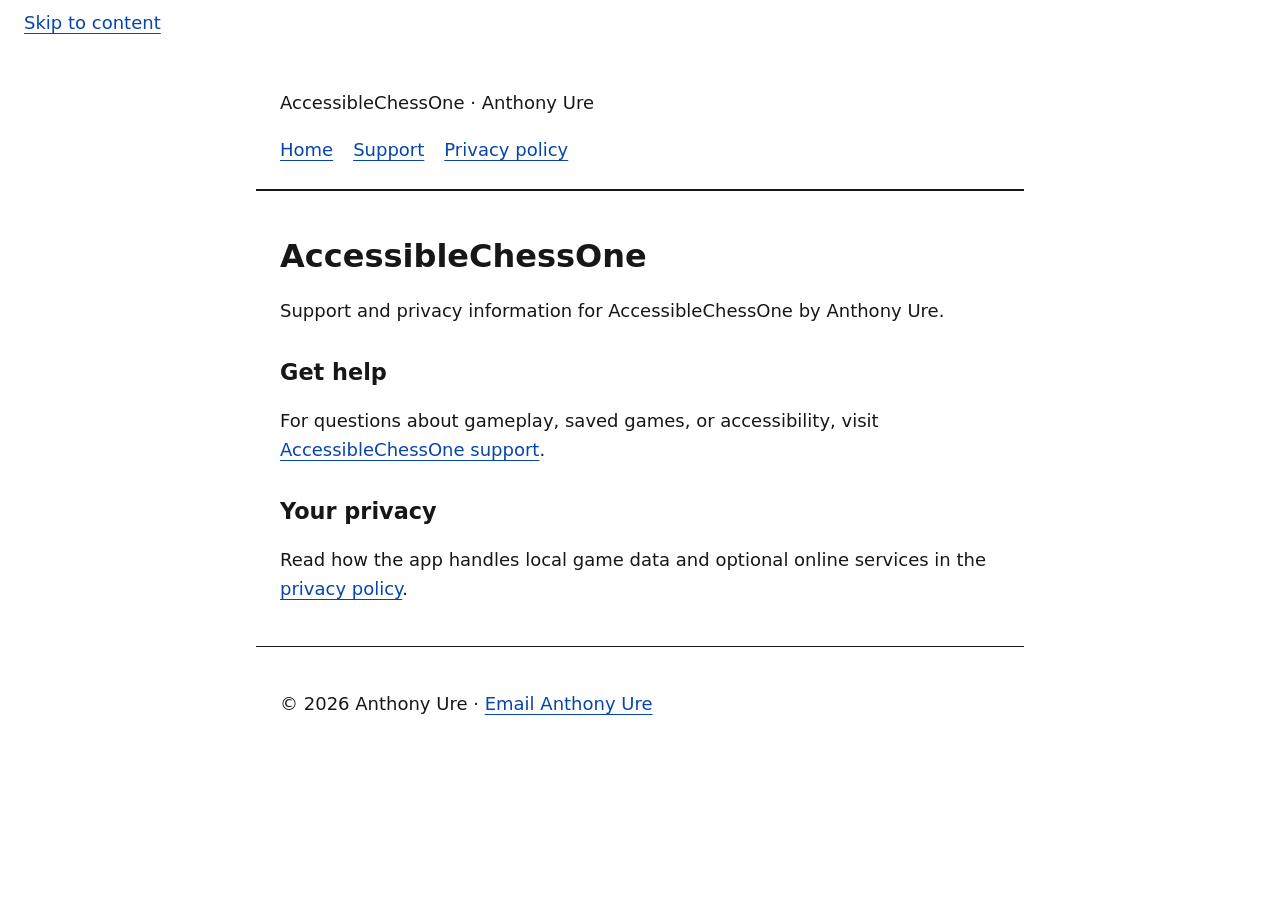
<file: index.html>
<!doctype html>
<html lang="en">
<head>
    <meta charset="utf-8">
    <meta name="viewport" content="width=device-width, initial-scale=1">
    <meta name="description" content="Help and privacy for AccessibleChessOne by Anthony Ure.">
    <title>Help and privacy — AccessibleChessOne</title>
    <link rel="stylesheet" href="styles.css">
</head>
<body>
    <a class="skip" href="#main">Skip to content</a>
    <header><p>AccessibleChessOne · Anthony Ure</p><nav aria-label="Main navigation"><a href="index.html">Home</a><a href="SupportPage.html">Support</a><a href="Privacy.html">Privacy policy</a></nav></header>
    <main id="main" tabindex="-1"><h1>AccessibleChessOne</h1>
<p>Support and privacy information for AccessibleChessOne by Anthony Ure.</p>
<h2>Get help</h2><p>For questions about gameplay, saved games, or accessibility, visit <a href="SupportPage.html">AccessibleChessOne support</a>.</p>
<h2>Your privacy</h2><p>Read how the app handles local game data and optional online services in the <a href="Privacy.html">privacy policy</a>.</p></main>
    <footer><p>© 2026 Anthony Ure · <a href="mailto:anthonyure@gmail.com">Email Anthony Ure</a></p></footer>
</body>
</html>
</file>
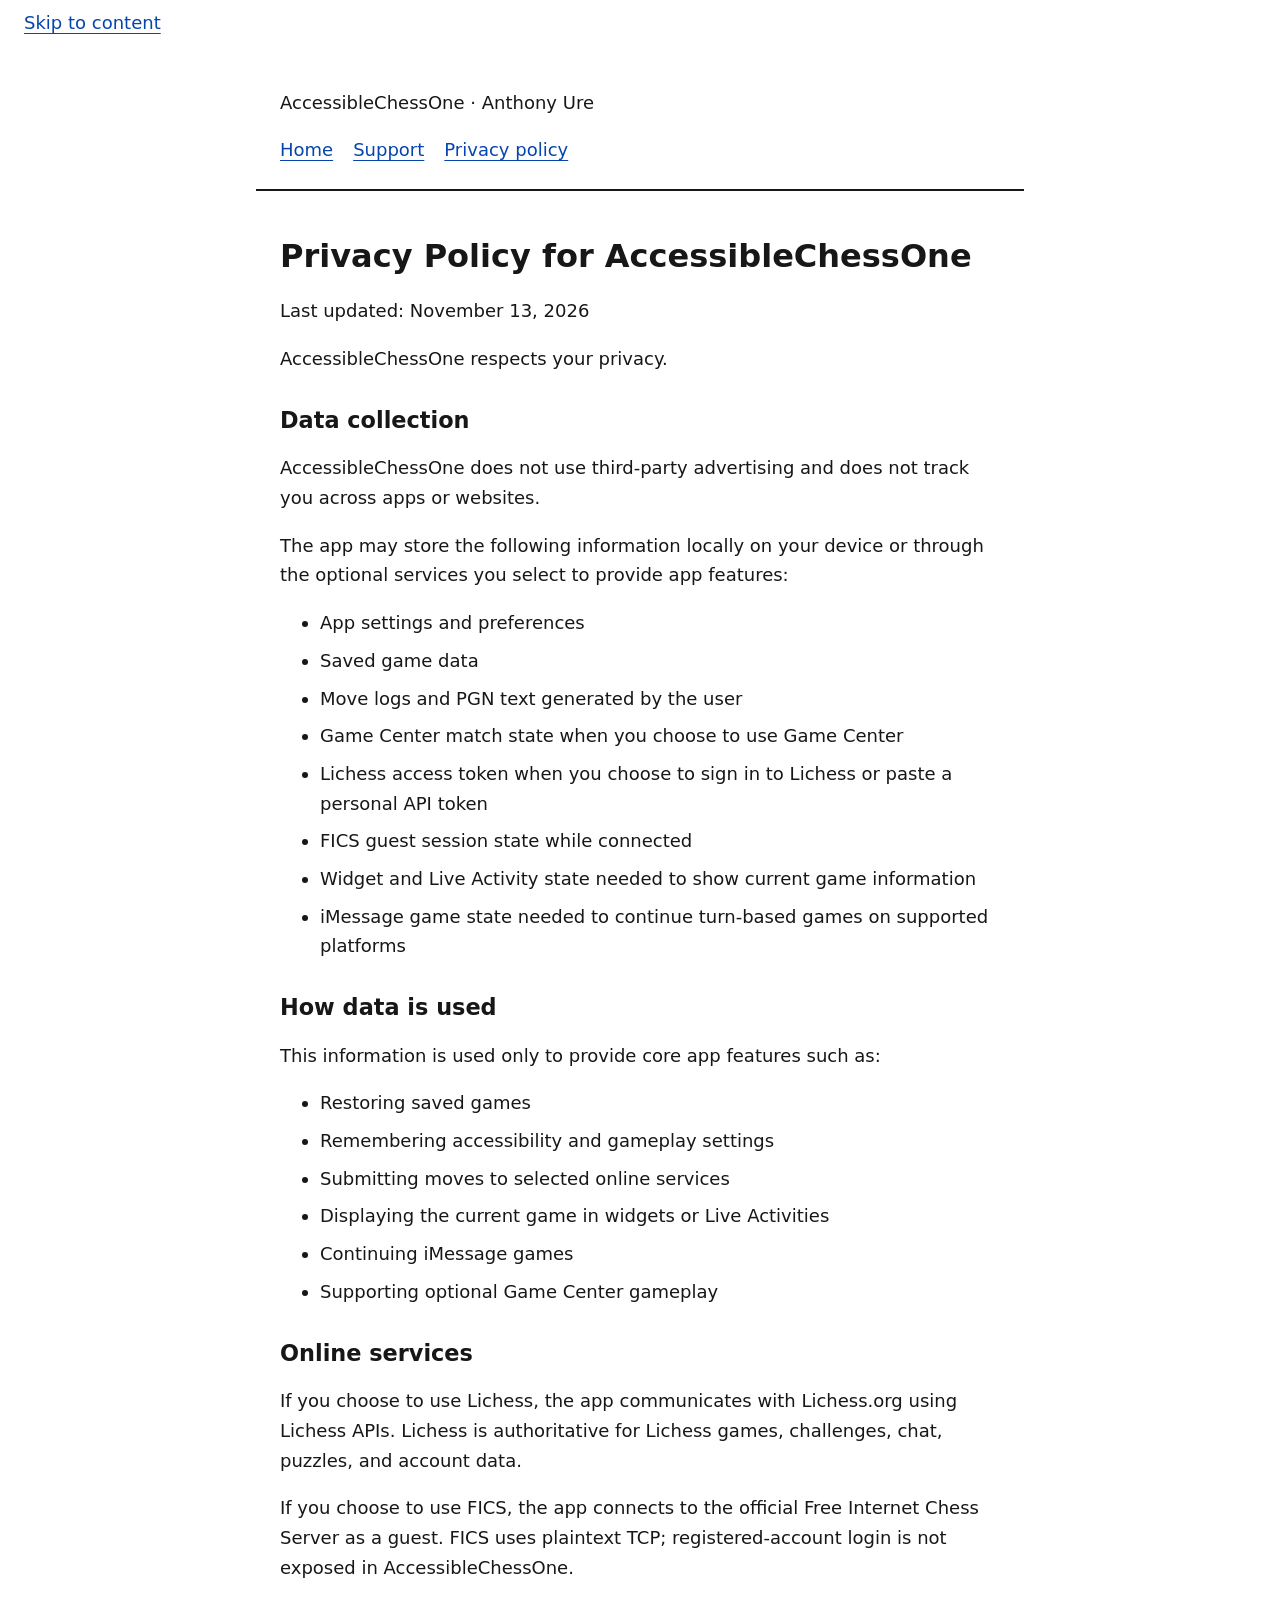
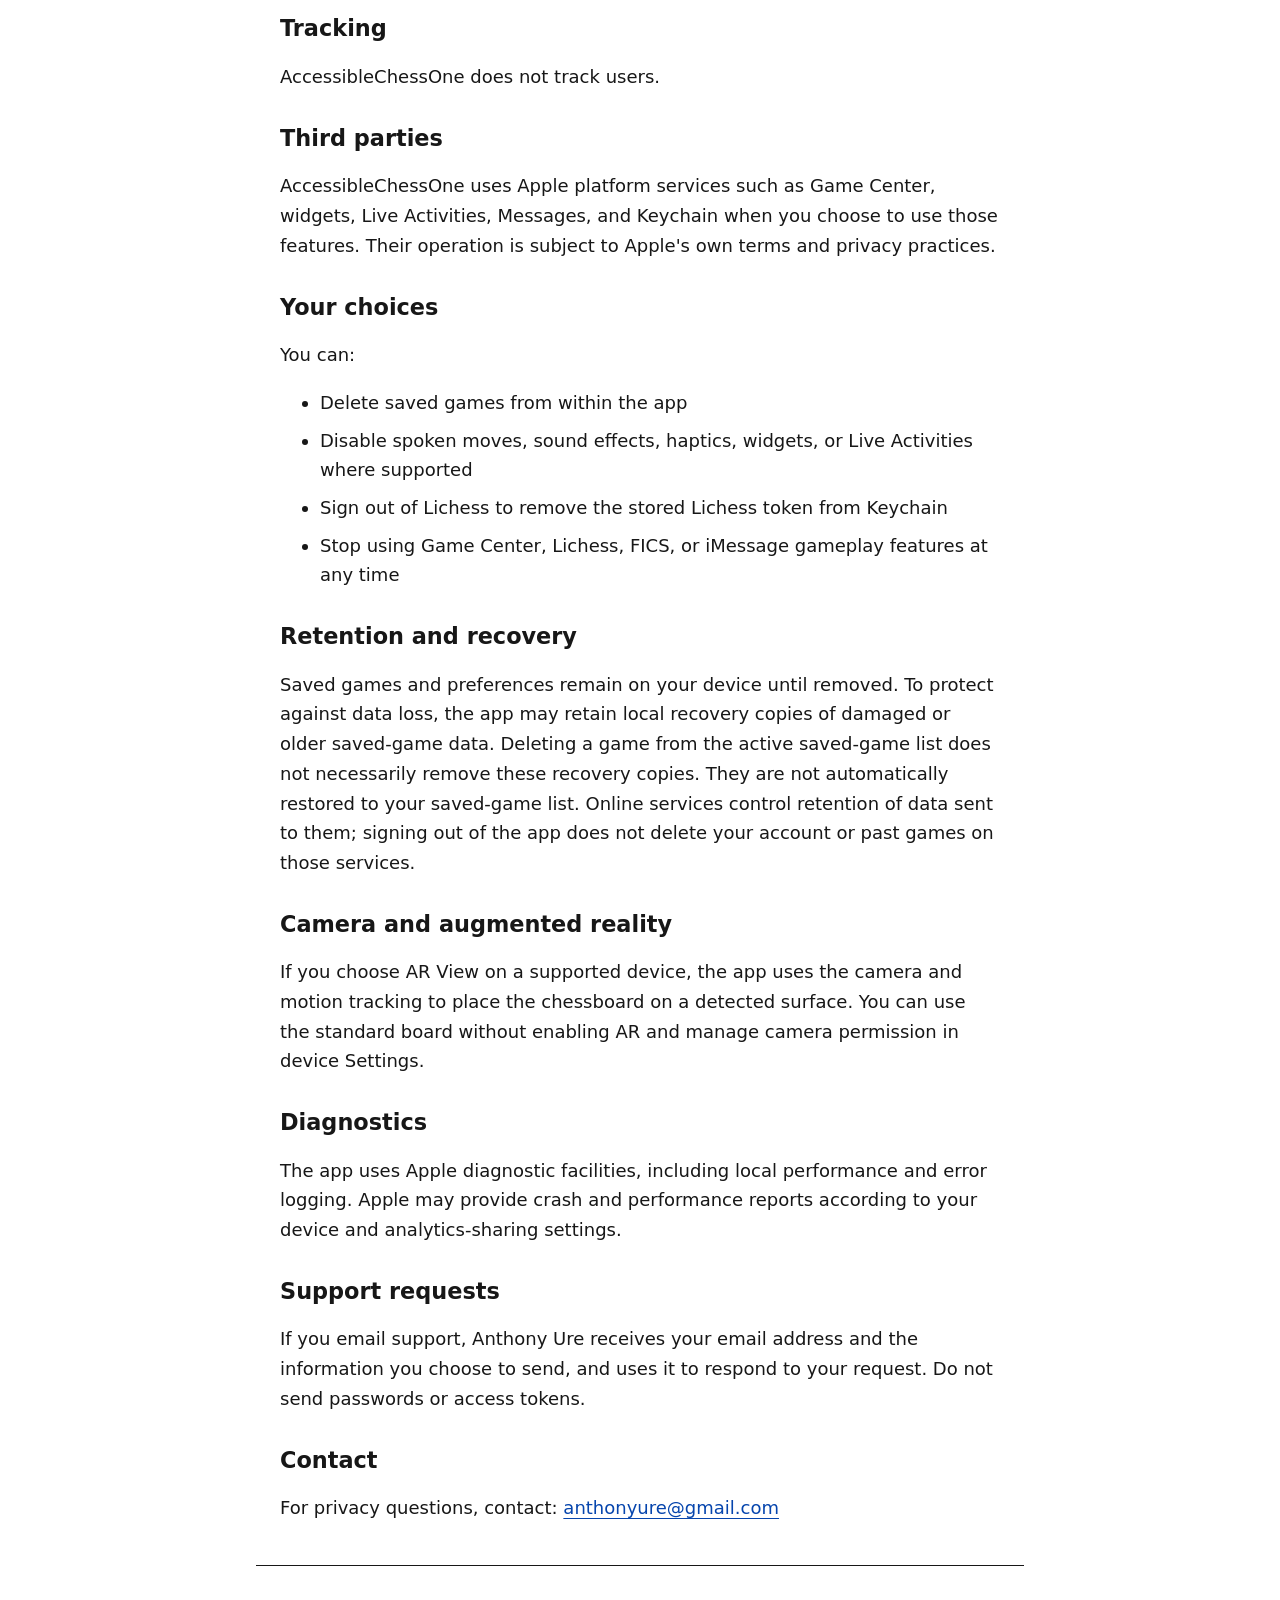
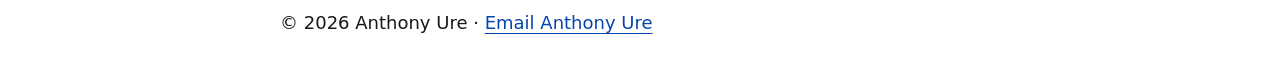
<file: Privacy.html>
<!doctype html>
<html lang="en">
<head>
    <meta charset="utf-8">
    <meta name="viewport" content="width=device-width, initial-scale=1">
    <meta name="description" content="Privacy policy for AccessibleChessOne by Anthony Ure.">
    <title>Privacy policy — AccessibleChessOne</title>
    <link rel="stylesheet" href="styles.css">
</head>
<body>
    <a class="skip" href="#main">Skip to content</a>
    <header><p>AccessibleChessOne · Anthony Ure</p><nav aria-label="Main navigation"><a href="index.html">Home</a><a href="SupportPage.html">Support</a><a href="Privacy.html">Privacy policy</a></nav></header>
    <main id="main" tabindex="-1"><h1>Privacy Policy for AccessibleChessOne</h1>
<p>Last updated: November 13, 2026</p>
<p>AccessibleChessOne respects your privacy.</p>
<h2>Data collection</h2>
<p>AccessibleChessOne does not use third-party advertising and does not track you across apps or websites.</p>
<p>The app may store the following information locally on your device or through the optional services you select to provide app features:</p>
<ul><li>App settings and preferences</li><li>Saved game data</li><li>Move logs and PGN text generated by the user</li><li>Game Center match state when you choose to use Game Center</li><li>Lichess access token when you choose to sign in to Lichess or paste a personal API token</li><li>FICS guest session state while connected</li><li>Widget and Live Activity state needed to show current game information</li><li>iMessage game state needed to continue turn-based games on supported platforms</li></ul>
<h2>How data is used</h2>
<p>This information is used only to provide core app features such as:</p>
<ul><li>Restoring saved games</li><li>Remembering accessibility and gameplay settings</li><li>Submitting moves to selected online services</li><li>Displaying the current game in widgets or Live Activities</li><li>Continuing iMessage games</li><li>Supporting optional Game Center gameplay</li></ul>
<h2>Online services</h2>
<p>If you choose to use Lichess, the app communicates with Lichess.org using Lichess APIs. Lichess is authoritative for Lichess games, challenges, chat, puzzles, and account data.</p>
<p>If you choose to use FICS, the app connects to the official Free Internet Chess Server as a guest. FICS uses plaintext TCP; registered-account login is not exposed in AccessibleChessOne.</p>
<h2>Tracking</h2>
<p>AccessibleChessOne does not track users.</p>
<h2>Third parties</h2>
<p>AccessibleChessOne uses Apple platform services such as Game Center, widgets, Live Activities, Messages, and Keychain when you choose to use those features. Their operation is subject to Apple&#x27;s own terms and privacy practices.</p>
<h2>Your choices</h2>
<p>You can:</p>
<ul><li>Delete saved games from within the app</li><li>Disable spoken moves, sound effects, haptics, widgets, or Live Activities where supported</li><li>Sign out of Lichess to remove the stored Lichess token from Keychain</li><li>Stop using Game Center, Lichess, FICS, or iMessage gameplay features at any time</li></ul>
<h2>Retention and recovery</h2>
<p>Saved games and preferences remain on your device until removed. To protect against data loss, the app may retain local recovery copies of damaged or older saved-game data. Deleting a game from the active saved-game list does not necessarily remove these recovery copies. They are not automatically restored to your saved-game list. Online services control retention of data sent to them; signing out of the app does not delete your account or past games on those services.</p>
<h2>Camera and augmented reality</h2>
<p>If you choose AR View on a supported device, the app uses the camera and motion tracking to place the chessboard on a detected surface. You can use the standard board without enabling AR and manage camera permission in device Settings.</p>
<h2>Diagnostics</h2>
<p>The app uses Apple diagnostic facilities, including local performance and error logging. Apple may provide crash and performance reports according to your device and analytics-sharing settings.</p>
<h2>Support requests</h2>
<p>If you email support, Anthony Ure receives your email address and the information you choose to send, and uses it to respond to your request. Do not send passwords or access tokens.</p>
<h2>Contact</h2>
<p>For privacy questions, contact: <a href="mailto:anthonyure@gmail.com">anthonyure@gmail.com</a></p></main>
    <footer><p>© 2026 Anthony Ure · <a href="mailto:anthonyure@gmail.com">Email Anthony Ure</a></p></footer>
</body>
</html>
</file>
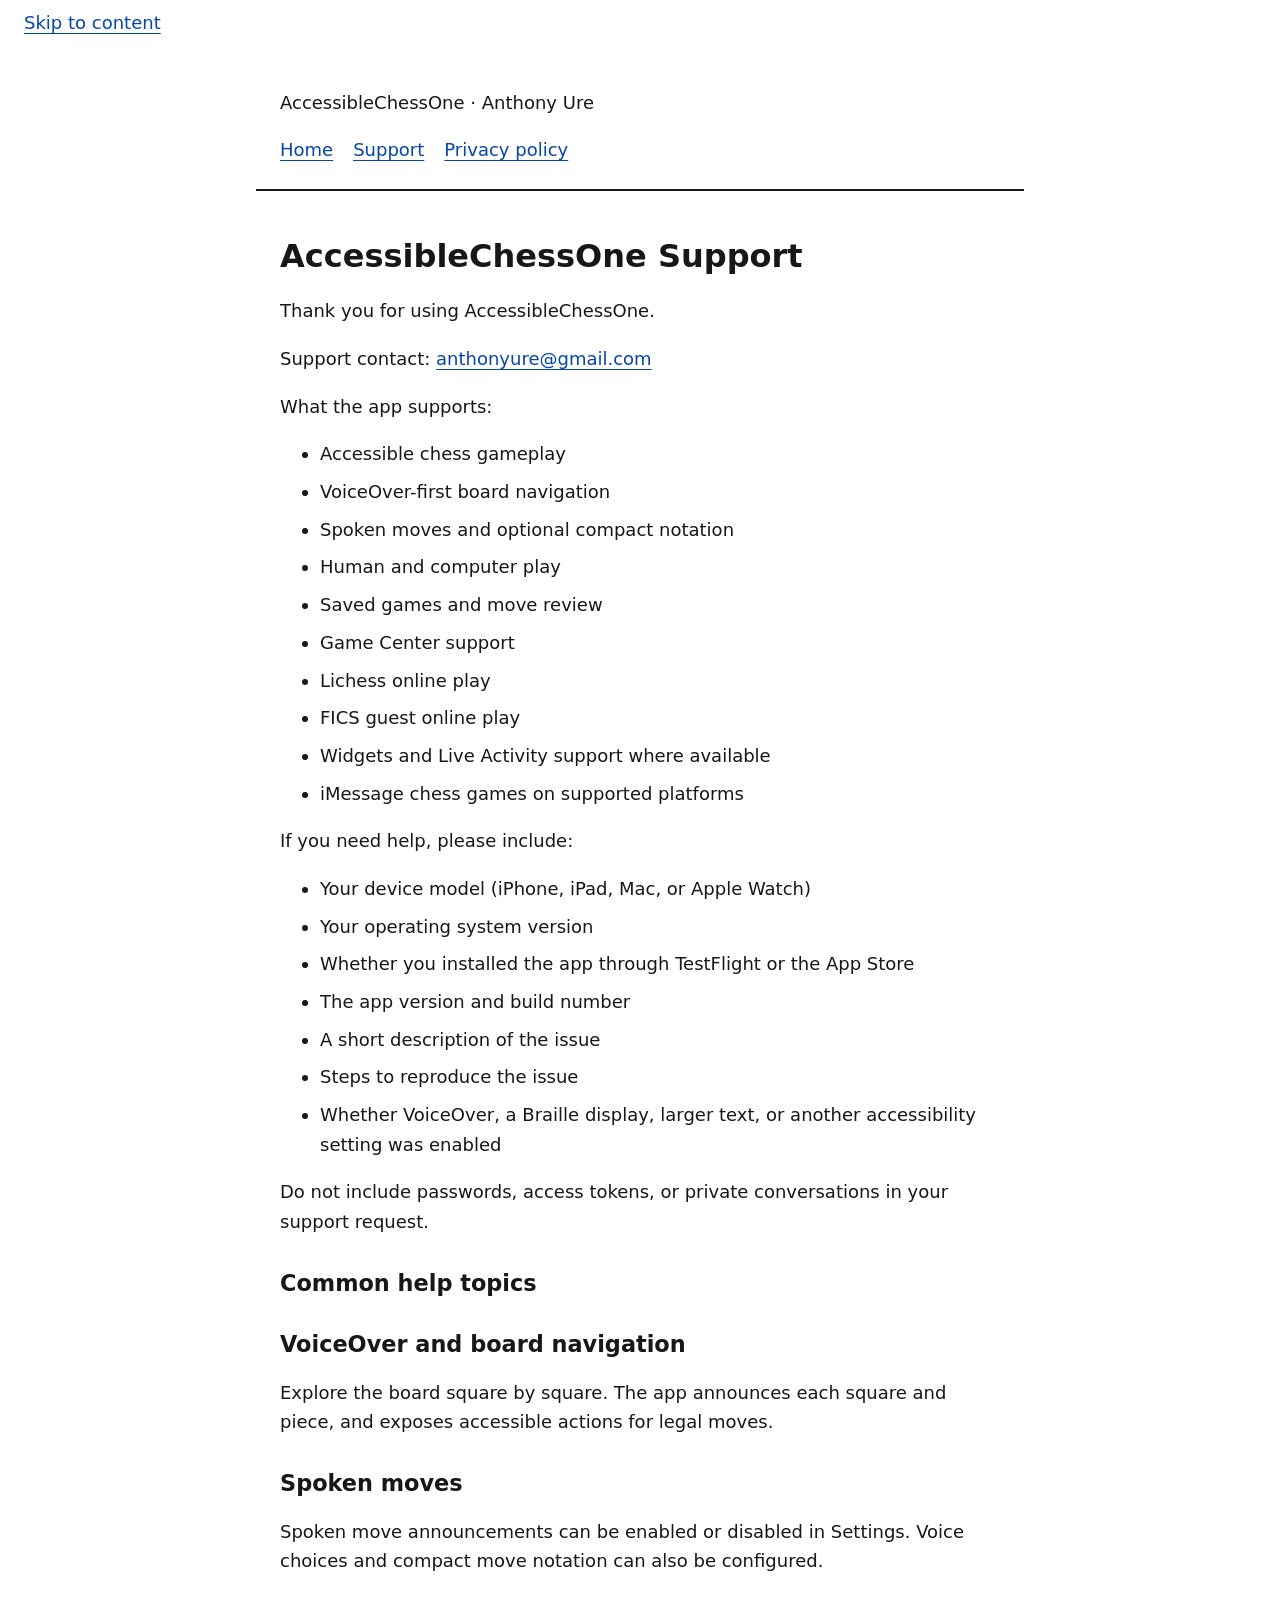
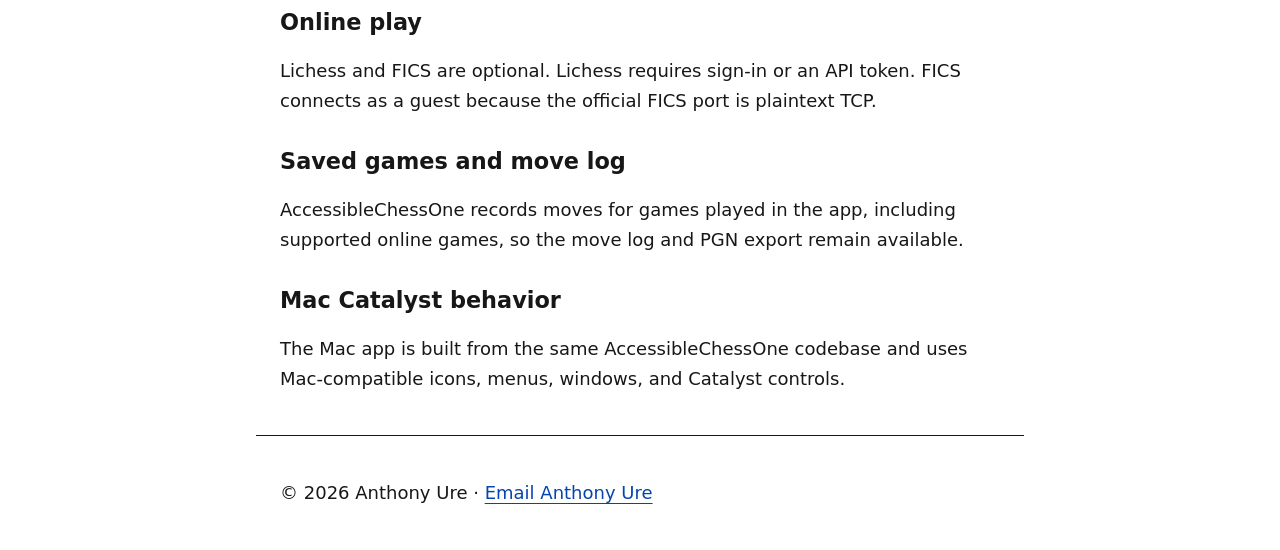
<file: SupportPage.html>
<!doctype html>
<html lang="en">
<head>
    <meta charset="utf-8">
    <meta name="viewport" content="width=device-width, initial-scale=1">
    <meta name="description" content="Support for AccessibleChessOne by Anthony Ure.">
    <title>Support — AccessibleChessOne</title>
    <link rel="stylesheet" href="styles.css">
</head>
<body>
    <a class="skip" href="#main">Skip to content</a>
    <header><p>AccessibleChessOne · Anthony Ure</p><nav aria-label="Main navigation"><a href="index.html">Home</a><a href="SupportPage.html">Support</a><a href="Privacy.html">Privacy policy</a></nav></header>
    <main id="main" tabindex="-1"><h1>AccessibleChessOne Support</h1>
<p>Thank you for using AccessibleChessOne.</p>
<p>Support contact: <a href="mailto:anthonyure@gmail.com">anthonyure@gmail.com</a></p>
<p>What the app supports:</p>
<ul><li>Accessible chess gameplay</li><li>VoiceOver-first board navigation</li><li>Spoken moves and optional compact notation</li><li>Human and computer play</li><li>Saved games and move review</li><li>Game Center support</li><li>Lichess online play</li><li>FICS guest online play</li><li>Widgets and Live Activity support where available</li><li>iMessage chess games on supported platforms</li></ul>
<p>If you need help, please include:</p>
<ul><li>Your device model (iPhone, iPad, Mac, or Apple Watch)</li><li>Your operating system version</li><li>Whether you installed the app through TestFlight or the App Store</li><li>The app version and build number</li><li>A short description of the issue</li><li>Steps to reproduce the issue</li><li>Whether VoiceOver, a Braille display, larger text, or another accessibility setting was enabled</li></ul>
<p>Do not include passwords, access tokens, or private conversations in your support request.</p>
<h2>Common help topics</h2>
<h2>VoiceOver and board navigation</h2><p>Explore the board square by square. The app announces each square and piece, and exposes accessible actions for legal moves.</p>
<h2>Spoken moves</h2><p>Spoken move announcements can be enabled or disabled in Settings. Voice choices and compact move notation can also be configured.</p>
<h2>Online play</h2><p>Lichess and FICS are optional. Lichess requires sign-in or an API token. FICS connects as a guest because the official FICS port is plaintext TCP.</p>
<h2>Saved games and move log</h2><p>AccessibleChessOne records moves for games played in the app, including supported online games, so the move log and PGN export remain available.</p>
<h2>Mac Catalyst behavior</h2><p>The Mac app is built from the same AccessibleChessOne codebase and uses Mac-compatible icons, menus, windows, and Catalyst controls.</p></main>
    <footer><p>© 2026 Anthony Ure · <a href="mailto:anthonyure@gmail.com">Email Anthony Ure</a></p></footer>
</body>
</html>
</file>
<file: styles.css>
* { box-sizing: border-box; }
body { margin: 0; background: #ffffff; color: #171717; font: 1.125rem/1.65 system-ui, sans-serif; }
header, main, footer { max-width: 48rem; margin: auto; padding: 1.5rem; }
header { border-bottom: 2px solid #171717; }
nav { display: flex; flex-wrap: wrap; gap: 1.25rem; }
a { color: #0645ad; text-underline-offset: .2em; overflow-wrap: anywhere; }
a:focus-visible { outline: 3px solid #171717; outline-offset: 4px; }
h1 { font-size: 2rem; line-height: 1.2; overflow-wrap: anywhere; }
h2 { font-size: 1.4rem; line-height: 1.3; margin-top: 2rem; }
li { margin-block: .5rem; }
footer { border-top: 1px solid #171717; }
.skip { display: inline-block; margin: .5rem 1.5rem; }
</file>
